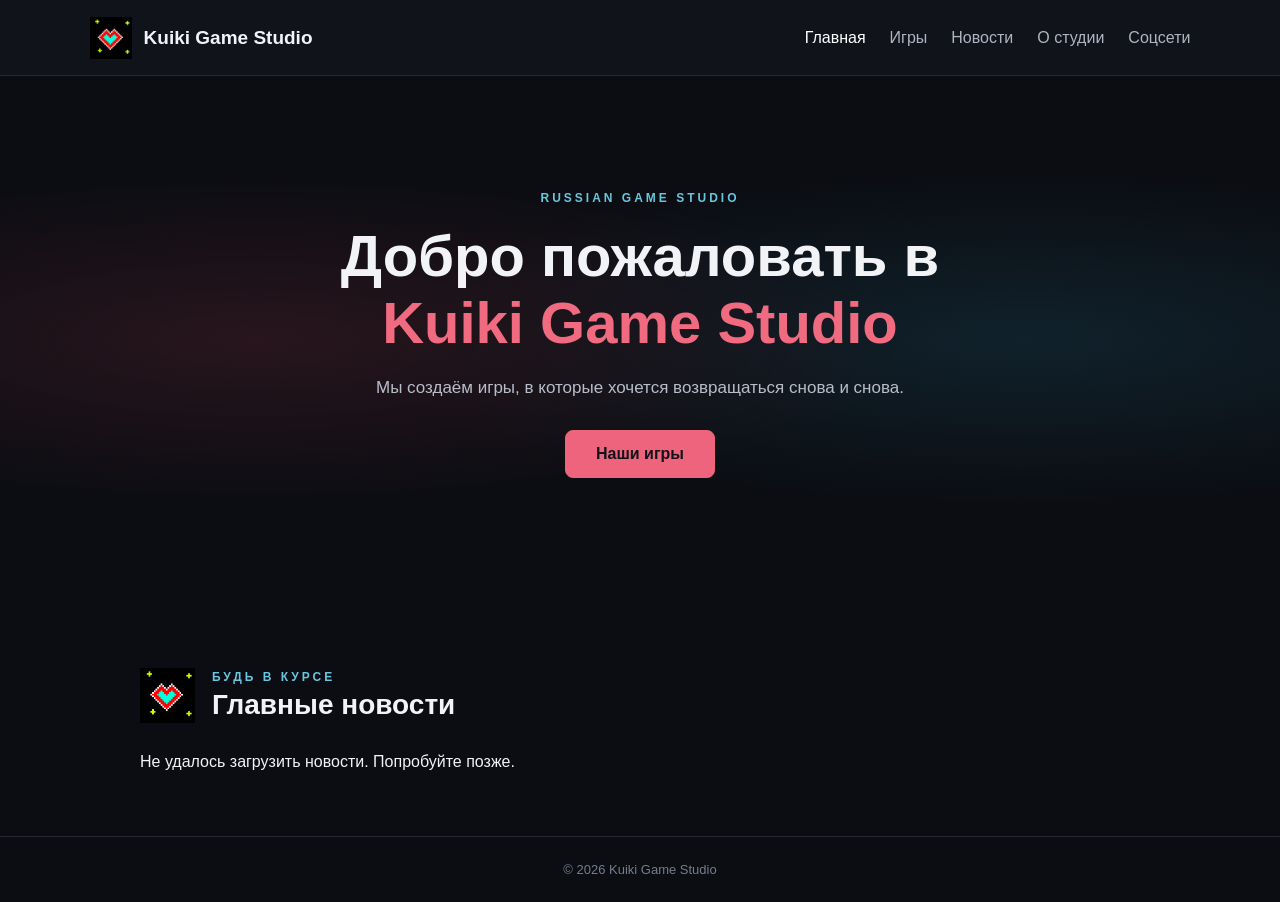
<file: index.html>
<!DOCTYPE html>
<html lang="ru">
<head>
    <meta charset="UTF-8">
    <meta name="viewport" content="width=device-width, initial-scale=1.0">

    <title>Kuiki Game Studio</title>

    <meta name="description" content="Kuiki Game Studio — независимая игровая студия. Мы создаём игры, в которые хочется возвращаться снова и снова.">

    <!-- Иконки сайта KGS -->
    <link rel="icon" type="image/png" sizes="16x16" href="images/favicon-16x16.png">
    <link rel="icon" type="image/png" sizes="32x32" href="images/favicon-32x32.png">
    <link rel="shortcut icon" href="images/favicon-32x32.png">

    <!-- Стили сайта -->
    <link rel="stylesheet" href="style.css">
</head>
<body>

<header class="header">
    <a class="brand" href="index.html">
        <img src="images/logo.png" alt="KGS Logo">
        <span>Kuiki Game Studio</span>
    </a>

    <nav>
        <a class="active" href="index.html">Главная</a>
        <a href="games.html">Игры</a>
        <a href="news.html">Новости</a>
        <a href="about.html">О студии</a>
        <a href="social.html">Соцсети</a>
    </nav>
</header>

<main>

    <!-- Главный экран -->
    <section class="hero">
        <p class="eyebrow">RUSSIAN GAME STUDIO</p>

        <h1>
            Добро пожаловать в<br>
            <span>Kuiki Game Studio</span>
        </h1>

        <p>
            Мы создаём игры, в которые хочется возвращаться снова и снова.
        </p>

        <a class="main-button" href="games.html">Наши игры</a>
    </section>

    <!-- Новости -->
    <section class="news">

        <div class="section-heading">
            <img src="images/logo.png" alt="Логотип KGS">

            <div>
                <p class="eyebrow">БУДЬ В КУРСЕ</p>
                <h2>Главные новости</h2>
            </div>
        </div>

        <div id="news-list">
            <p>Загрузка новостей...</p>
        </div>

    </section>

</main>

<footer>
    © 2026 Kuiki Game Studio
</footer>

<script>
const SUPABASE_URL = "https://ppbyuydjtfyclpyjrxvx.supabase.co";
const SUPABASE_KEY = "sb_publishable_119-LcRFKSqZb80JDPnoaQ_KV3qQDvH";

async function loadNews() {
    const newsList = document.getElementById("news-list");

    try {
        const response = await fetch(
            `${SUPABASE_URL}/rest/v1/news?select=*&published=eq.true&order=created_at.desc&limit=1`,
            {
                headers: {
                    "apikey": SUPABASE_KEY,
                    "Authorization": `Bearer ${SUPABASE_KEY}`
                }
            }
        );

        if (!response.ok) {
            throw new Error(`Ошибка загрузки: ${response.status}`);
        }

        const news = await response.json();

        newsList.replaceChildren();

        if (news.length === 0) {
            newsList.textContent = "Пока новостей нет.";
            return;
        }

        news.forEach(item => {
            const article = document.createElement("article");
            article.className = "news-card";

            if (item.image_url) {
                try {
                    const imageUrl = new URL(item.image_url);

                    if (
                        imageUrl.protocol === "https:" ||
                        imageUrl.protocol === "http:"
                    ) {
                        const img = document.createElement("img");
                        img.src = imageUrl.href;
                        img.alt = item.title || "Новость KGS";
                        article.appendChild(img);
                    }
                } catch {
                    console.warn("Некорректный URL изображения");
                }
            }

            const content = document.createElement("div");
            content.className = "news-content";

            const status = document.createElement("span");
            status.className = "status";
            status.textContent = "Опубликовано";

            const title = document.createElement("h3");
            title.textContent = item.title || "Без заголовка";

            const description = document.createElement("p");
            description.textContent = item.body || "";
            description.style.whiteSpace = "pre-wrap";

            content.append(status, title, description);
            article.appendChild(content);

            newsList.appendChild(article);
        });

    } catch (error) {
        console.error("Ошибка загрузки новостей:", error);
        newsList.textContent =
            "Не удалось загрузить новости. Попробуйте позже.";
    }
}

loadNews();
</script>

</body>
</html>
</file>
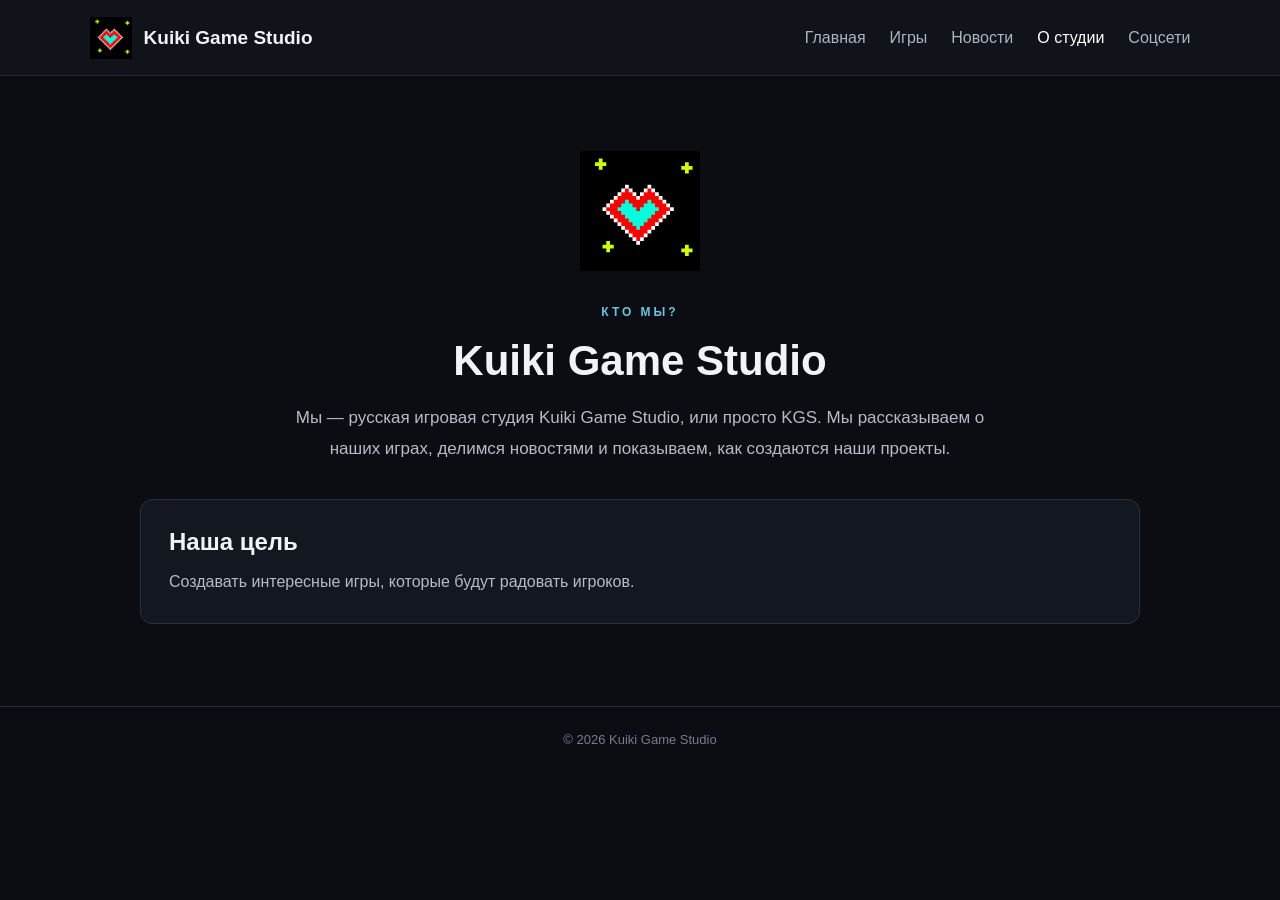
<file: about.html>
<!DOCTYPE html>
<html lang="ru">
<head>
    <meta charset="UTF-8">
    <meta name="viewport" content="width=device-width, initial-scale=1.0">

    <title>О студии — Kuiki Game Studio</title>

    <meta name="description" content="Узнайте больше о Kuiki Game Studio — русской игровой студии и её проектах.">

    <!-- Иконки сайта KGS -->
    <link rel="icon" type="image/png" sizes="16x16" href="images/favicon-16x16.png">
    <link rel="icon" type="image/png" sizes="32x32" href="images/favicon-32x32.png">
    <link rel="shortcut icon" href="images/favicon-32x32.png">

    <!-- Стили сайта -->
    <link rel="stylesheet" href="style.css">
</head>
<body>

<header class="header">
    <a class="brand" href="index.html">
        <img src="images/logo.png" alt="KGS Logo">
        <span>Kuiki Game Studio</span>
    </a>

    <nav>
        <a href="index.html">Главная</a>
        <a href="games.html">Игры</a>
        <a href="news.html">Новости</a>
        <a class="active" href="about.html">О студии</a>
        <a href="social.html">Соцсети</a>
    </nav>
</header>

<main class="page about-page">
    <img class="about-logo" src="images/logo.png" alt="Логотип Kuiki Game Studio">

    <p class="eyebrow">КТО МЫ?</p>
    <h1>Kuiki Game Studio</h1>

    <p class="page-intro">
        Мы — русская игровая студия Kuiki Game Studio, или просто KGS.
        Мы рассказываем о наших играх, делимся новостями и показываем,
        как создаются наши проекты.
    </p>

    <div class="info-panel">
        <h2>Наша цель</h2>
        <p>Создавать интересные игры, которые будут радовать игроков.</p>
    </div>
</main>

<footer>© 2026 Kuiki Game Studio</footer>

</body>
</html>
</file>
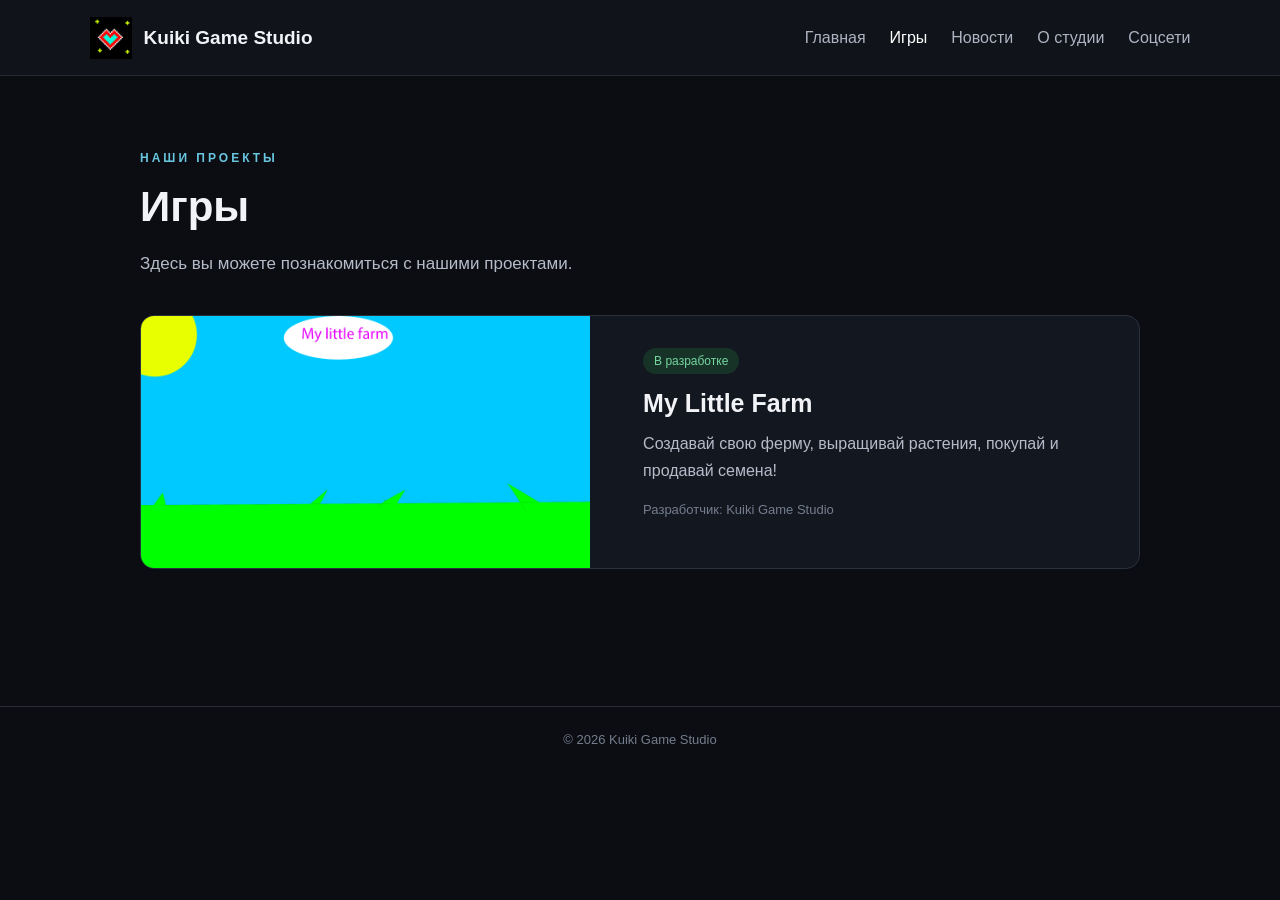
<file: games.html>
<!DOCTYPE html>
<html lang="ru">
<head>
    <meta charset="UTF-8">
    <meta name="viewport" content="width=device-width, initial-scale=1.0">

    <title>Игры — Kuiki Game Studio</title>

    <meta name="description" content="Игры Kuiki Game Studio. Познакомьтесь с нашими игровыми проектами.">

    <!-- Иконки сайта KGS -->
    <link rel="icon" type="image/png" sizes="16x16" href="images/favicon-16x16.png">
    <link rel="icon" type="image/png" sizes="32x32" href="images/favicon-32x32.png">
    <link rel="shortcut icon" href="images/favicon-32x32.png">

    <!-- Стили сайта -->
    <link rel="stylesheet" href="style.css">
</head>
<body>

<header class="header">
    <a class="brand" href="index.html">
        <img src="images/logo.png" alt="KGS Logo">
        <span>Kuiki Game Studio</span>
    </a>

    <nav>
        <a href="index.html">Главная</a>
        <a class="active" href="games.html">Игры</a>
        <a href="news.html">Новости</a>
        <a href="about.html">О студии</a>
        <a href="social.html">Соцсети</a>
    </nav>
</header>

<main class="page">
    <p class="eyebrow">НАШИ ПРОЕКТЫ</p>
    <h1>Игры</h1>
    <p class="page-intro">Здесь вы можете познакомиться с нашими проектами.</p>

    <article class="game-card">
        <img src="images/farm.jpg" alt="My Little Farm">

        <div class="game-content">
            <span class="status">В разработке</span>
            <h2>My Little Farm</h2>
            <p>Создавай свою ферму, выращивай растения, покупай и продавай семена!</p>
            <p class="muted">Разработчик: Kuiki Game Studio</p>
        </div>
    </article>
</main>

<footer>© 2026 Kuiki Game Studio</footer>

</body>
</html>
</file>
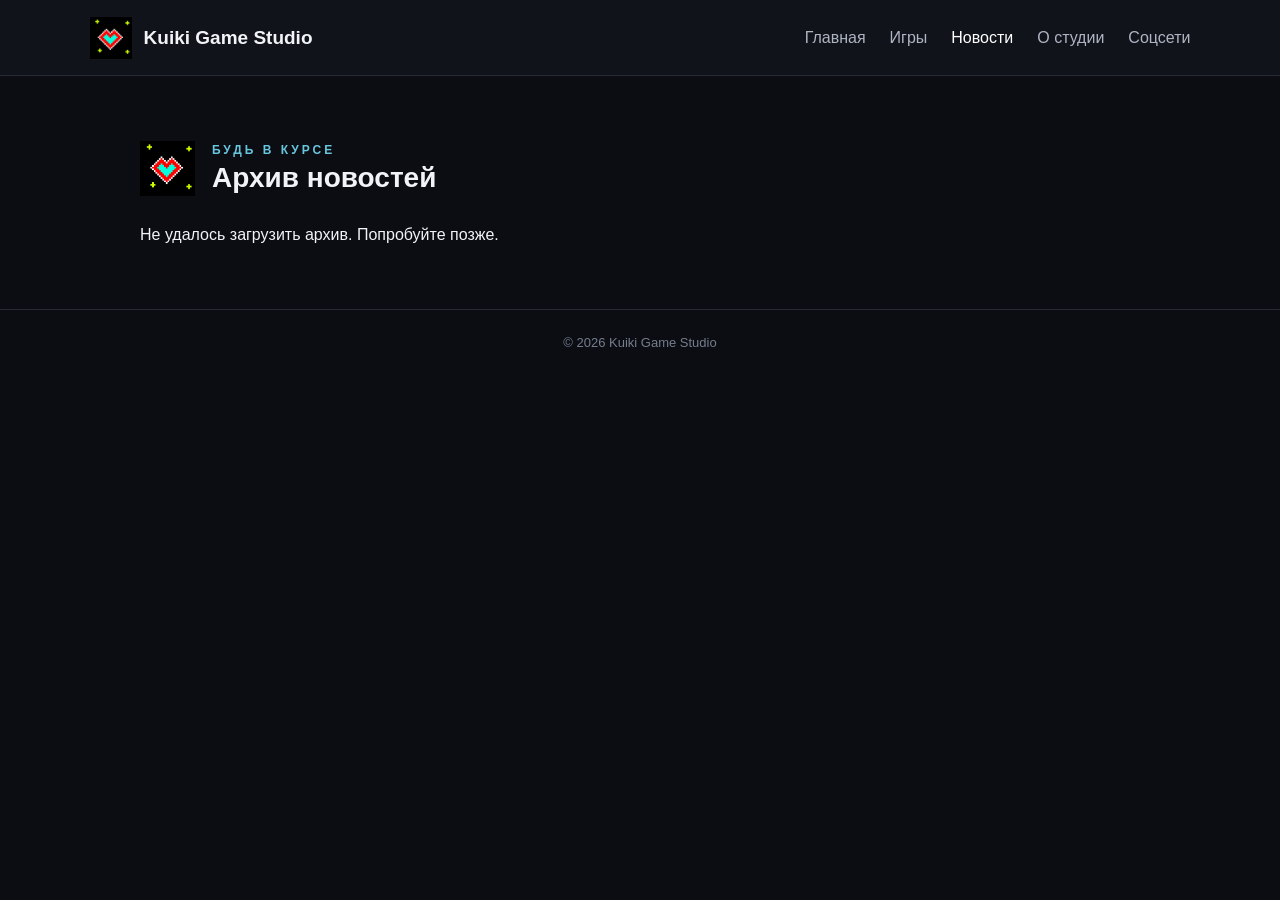
<file: news.html>
<!DOCTYPE html>
<html lang="ru">
<head>
    <meta charset="UTF-8">
    <meta name="viewport" content="width=device-width, initial-scale=1.0">

    <title>Новости — Kuiki Game Studio</title>
    <meta name="description" content="Новости и события Kuiki Game Studio.">

    <link rel="icon" type="image/png" href="images/logo.png">
    <link rel="shortcut icon" href="images/logo.png">
    <link rel="apple-touch-icon" href="images/logo.png">

    <link rel="stylesheet" href="style.css">
</head>
<body>

<header class="header">
    <a class="brand" href="index.html">
        <img src="images/logo.png" alt="KGS Logo">
        <span>Kuiki Game Studio</span>
    </a>

    <nav>
        <a href="index.html">Главная</a>
        <a href="games.html">Игры</a>
        <a class="active" href="news.html">Новости</a>
        <a href="about.html">О студии</a>
        <a href="social.html">Соцсети</a>
    </nav>
</header>

<main>

    <section class="news">

        <div class="section-heading">
            <img src="images/logo.png" alt="Логотип KGS">

            <div>
                <p class="eyebrow">БУДЬ В КУРСЕ</p>
                <h2>Архив новостей</h2>
            </div>
        </div>

        <div id="news-list">
            <p>Загрузка новостей...</p>
        </div>

    </section>

</main>

<footer>
    © 2026 Kuiki Game Studio
</footer>

<script>
const SUPABASE_URL = "https://ppbyuydjtfyclpyjrxvx.supabase.co";
const SUPABASE_KEY = "sb_publishable_119-LcRFKSqZb80JDPnoaQ_KV3qQDvH";

async function loadNews() {
    const newsList = document.getElementById("news-list");

    try {
        const response = await fetch(
            `${SUPABASE_URL}/rest/v1/news?select=*&published=eq.true&order=created_at.desc`,
            {
                headers: {
                    "apikey": SUPABASE_KEY,
                    "Authorization": `Bearer ${SUPABASE_KEY}`
                }
            }
        );

        if (!response.ok) {
            throw new Error(`Ошибка загрузки: ${response.status}`);
        }

        const news = await response.json();

        newsList.replaceChildren();

        // Последняя новость показывается на главной странице.
        // Поэтому в архиве начинаем со второй новости.
        const archive = news.slice(1);

        if (archive.length === 0) {
            newsList.textContent = "Архив пока пуст.";
            return;
        }

        archive.forEach(item => {
            const article = document.createElement("article");
            article.className = "news-card";

            const content = document.createElement("div");
            content.className = "news-content";

            const date = document.createElement("p");
            date.className = "eyebrow";

            const publishedDate = new Date(item.created_at);

            date.textContent = Number.isNaN(publishedDate.getTime())
                ? ""
                : new Intl.DateTimeFormat("ru-RU", {
                    day: "2-digit",
                    month: "2-digit",
                    timeZone: "Europe/Moscow"
                }).format(publishedDate);

            const status = document.createElement("span");
            status.className = "status";
            status.textContent = "Опубликовано";

            const title = document.createElement("h3");
            title.textContent = item.title || "Без заголовка";

            const description = document.createElement("p");
            description.style.whiteSpace = "pre-wrap";
            description.textContent = item.body || "";

            content.append(date, status, title, description);

            if (item.image_url) {
                try {
                    const imageUrl = new URL(item.image_url);

                    if (
                        imageUrl.protocol === "https:" ||
                        imageUrl.protocol === "http:"
                    ) {
                        const img = document.createElement("img");
                        img.src = imageUrl.href;
                        img.alt = item.title || "Новость KGS";
                        article.appendChild(img);
                    }
                } catch {
                    console.warn("Некорректный URL изображения");
                }
            }

            article.appendChild(content);
            newsList.appendChild(article);
        });

    } catch (error) {
        console.error("Ошибка загрузки архива:", error);

        newsList.textContent =
            "Не удалось загрузить архив. Попробуйте позже.";
    }
}

loadNews();
</script>

</body>
</html>
</file>
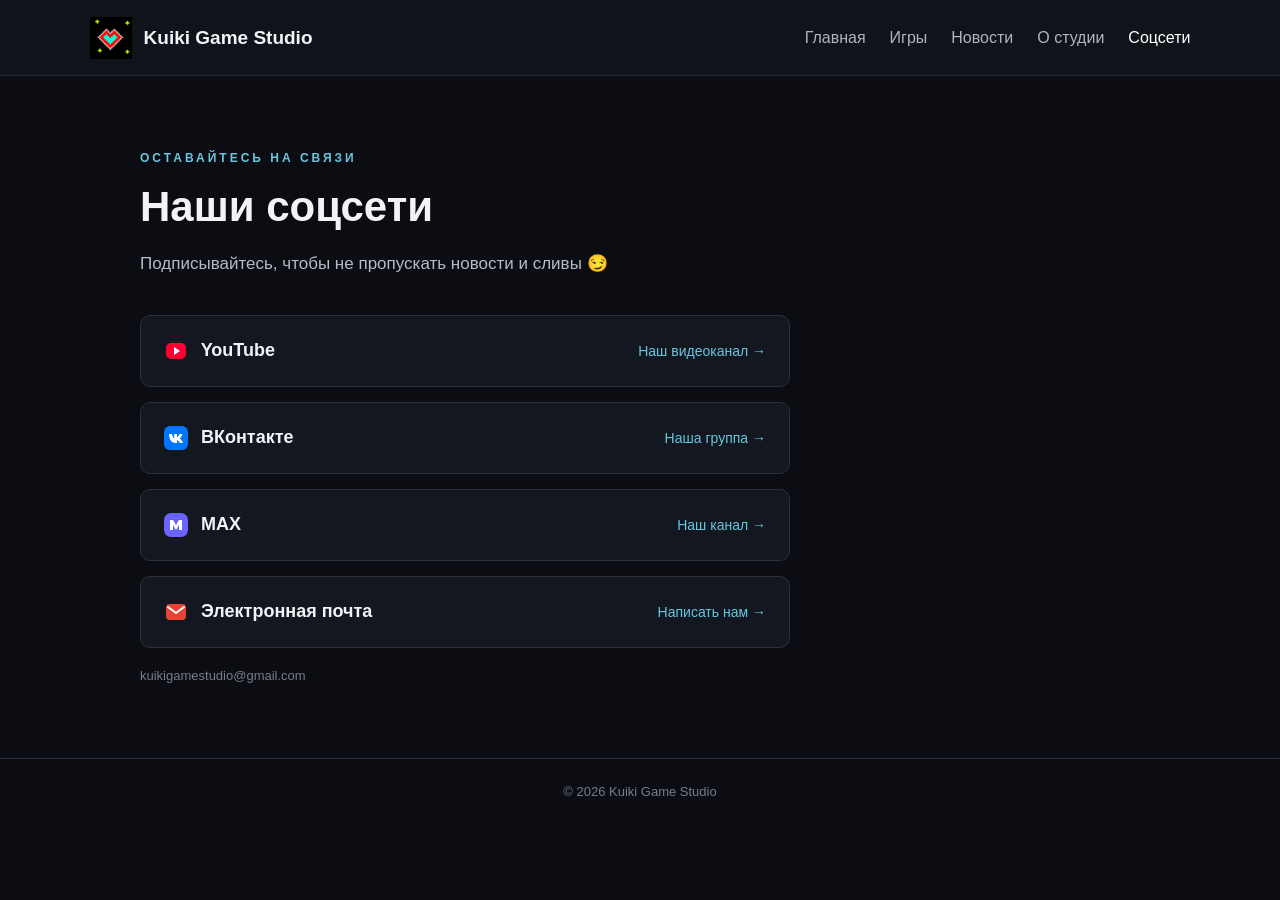
<file: social.html>
<!DOCTYPE html>
<html lang="ru">
<head>
    <meta charset="UTF-8">
    <meta name="viewport" content="width=device-width, initial-scale=1.0">

    <title>Соцсети — Kuiki Game Studio</title>

    <!-- Иконки сайта KGS -->
    <link rel="icon" type="image/png" sizes="16x16" href="images/favicon-16x16.png">
    <link rel="icon" type="image/png" sizes="32x32" href="images/favicon-32x32.png">
    <link rel="shortcut icon" href="images/favicon-32x32.png">

    <!-- Стили сайта -->
    <link rel="stylesheet" href="style.css">
</head>
<body>

<header class="header">
    <a class="brand" href="index.html">
        <img src="images/logo.png" alt="KGS Logo">
        <span>Kuiki Game Studio</span>
    </a>

    <nav>
        <a href="index.html">Главная</a>
        <a href="games.html">Игры</a>
        <a href="news.html">Новости</a>
        <a href="about.html">О студии</a>
        <a class="active" href="social.html">Соцсети</a>
    </nav>
</header>

<main class="page">
    <p class="eyebrow">ОСТАВАЙТЕСЬ НА СВЯЗИ</p>
    <h1>Наши соцсети</h1>
    <p class="page-intro">Подписывайтесь, чтобы не пропускать новости и сливы 😏</p>

    <div class="social-list">

        <!-- YouTube -->
        <a class="social-card" href="https://youtube.com/@kuikigamestudio?si=F2nNb1CYlac3Hn9m" target="_blank" rel="noopener noreferrer">
            <span>
                <svg width="24" height="24" viewBox="0 0 24 24" fill="none" xmlns="http://www.w3.org/2000/svg" style="vertical-align:middle; margin-right:8px;">
                    <rect x="2" y="4" width="20" height="16" rx="5" fill="#FF0033"/>
                    <path d="M10 8L16 12L10 16V8Z" fill="white"/>
                </svg>
                YouTube
            </span>
            <span>Наш видеоканал →</span>
        </a>

        <!-- ВКонтакте -->
        <a class="social-card" href="https://vk.ru/kuikistudio" target="_blank" rel="noopener noreferrer">
            <span>
                <svg width="24" height="24" viewBox="0 0 24 24" fill="none" xmlns="http://www.w3.org/2000/svg" style="vertical-align:middle; margin-right:8px;">
                    <rect width="24" height="24" rx="6" fill="#0077FF"/>
                    <path d="M5 8H8C8.3 10 9.3 11.8 10.2 12.5V8H13V11.2C14 11.1 15 9.5 15.5 8H18.5C18.2 9.8 16.8 11.6 15.7 12.5C16.8 13.3 18.4 15 19 17H15.8C15.2 15.7 14.2 14.5 13 14.3V17H11.5C7.8 17 5.2 13.8 5 8Z" fill="white"/>
                </svg>
                ВКонтакте
            </span>
            <span>Наша группа →</span>
        </a>

        <!-- MAX -->
        <a class="social-card" href="https://max.ru/join/kK3sLx1kLR4B0TJBmk7BmRnFyO2yEd7lxcrfJRk5jvI" target="_blank" rel="noopener noreferrer">
            <span>
                <svg width="24" height="24" viewBox="0 0 24 24" fill="none" xmlns="http://www.w3.org/2000/svg" style="vertical-align:middle; margin-right:8px;">
                    <rect width="24" height="24" rx="7" fill="#6C63FF"/>
                    <path d="M6 17V7H9L12 12L15 7H18V17H15V12L12 17L9 12V17H6Z" fill="white"/>
                </svg>
                MAX
            </span>
            <span>Наш канал →</span>
        </a>

        <!-- Электронная почта -->
        <a class="social-card" href="mailto:kuikigamestudio@gmail.com">
            <span>
                <svg width="24" height="24" viewBox="0 0 24 24" fill="none" xmlns="http://www.w3.org/2000/svg" style="vertical-align:middle; margin-right:8px;">
                    <rect x="2" y="4" width="20" height="16" rx="4" fill="#EA4335"/>
                    <path d="M4 7L12 13L20 7" stroke="white" stroke-width="2" stroke-linecap="round" stroke-linejoin="round"/>
                </svg>
                Электронная почта
            </span>
            <span>Написать нам →</span>
        </a>

    </div>

    <p class="email-address">kuikigamestudio@gmail.com</p>
</main>

<footer>© 2026 Kuiki Game Studio</footer>

</body>
</html>
</file>
<file: style.css>
* {
    margin: 0;
    padding: 0;
    box-sizing: border-box;
}

body {
    background: #0b0d12;
    color: #f2f3f7;
    font-family: Arial, sans-serif;
    min-height: 100vh;
}

a {
    color: inherit;
    text-decoration: none;
}

/* Шапка сайта */

.header {
    min-height: 76px;
    padding: 15px 7%;
    display: flex;
    justify-content: space-between;
    align-items: center;
    gap: 25px;
    border-bottom: 1px solid #252a35;
    background: #10131a;
}

.brand {
    display: flex;
    align-items: center;
    gap: 12px;
    font-weight: bold;
    font-size: 19px;
}

.brand img {
    width: 42px;
    height: 42px;
    object-fit: contain;
}

nav {
    display: flex;
    flex-wrap: wrap;
    gap: 24px;
}

nav a {
    color: #aeb4c2;
    transition: 0.2s;
}

nav a:hover,
nav a.active {
    color: #ffffff;
}

/* Главная секция */

.hero {
    text-align: center;
    padding: 115px 20px 125px;
    background:
        radial-gradient(ellipse at 20% 50%, #28151d 0%, transparent 45%),
        radial-gradient(ellipse at 80% 50%, #10212b 0%, transparent 45%);
}

.eyebrow {
    color: #68c6df;
    font-size: 12px;
    font-weight: bold;
    letter-spacing: 3px;
    margin-bottom: 18px;
}

.hero h1 {
    font-size: clamp(34px, 6vw, 58px);
    line-height: 1.15;
    margin-bottom: 22px;
}

.hero h1 span {
    color: #f06a80;
}

.hero > p:not(.eyebrow) {
    color: #b8bdc9;
    font-size: 17px;
    margin-bottom: 32px;
}

.main-button {
    display: inline-block;
    padding: 14px 30px;
    border: 1px solid #ed647c;
    border-radius: 8px;
    background: #ed647c;
    color: #11131a;
    font-weight: bold;
    transition: 0.2s;
}

.main-button:hover {
    background: transparent;
    color: #ffffff;
    box-shadow: 0 0 18px #ed647c55;
}

/* Новости */

.news {
    max-width: 1050px;
    margin: 0 auto;
    padding: 65px 25px;
}

.section-heading {
    display: flex;
    align-items: center;
    gap: 17px;
    margin-bottom: 30px;
}

.section-heading img {
    width: 55px;
    height: 55px;
    object-fit: contain;
}

.section-heading .eyebrow {
    margin-bottom: 5px;
}

.section-heading h2 {
    font-size: 28px;
}

.news-card,
.game-card {
    display: flex;
    gap: 25px;
    overflow: hidden;
    background: #131720;
    border: 1px solid #29313d;
    border-radius: 14px;
    transition: 0.25s;
}

.news-card:hover,
.game-card:hover {
    border-color: #ed647c;
    box-shadow: 0 0 22px #ed647c18;
}

.news-card > img {
    width: 42%;
    min-height: 230px;
    object-fit: cover;
}

.news-content,
.game-content {
    padding: 28px;
    align-self: center;
}

.status {
    display: inline-block;
    color: #75d6a0;
    background: #173327;
    padding: 6px 11px;
    border-radius: 20px;
    font-size: 12px;
    margin-bottom: 15px;
}

.news-content h3,
.game-content h2 {
    font-size: 25px;
    margin-bottom: 12px;
}

.news-content p,
.game-content p {
    color: #b5bbc8;
    line-height: 1.7;
    margin-bottom: 15px;
}

.news-content a {
    color: #68c6df;
    font-weight: bold;
}

/* Внутренние страницы */

.page {
    max-width: 1050px;
    min-height: 70vh;
    margin: 0 auto;
    padding: 75px 25px;
}

.page h1 {
    font-size: 42px;
    margin-bottom: 18px;
}

.page-intro {
    max-width: 700px;
    color: #b5bbc8;
    font-size: 17px;
    line-height: 1.8;
    margin-bottom: 35px;
}

.game-card {
    margin-top: 35px;
}

.game-card > img {
    width: 45%;
    min-height: 250px;
    object-fit: cover;
}

.muted {
    color: #747e8e !important;
    font-size: 13px;
}

.about-page {
    text-align: center;
}

.about-logo {
    width: 120px;
    height: 120px;
    object-fit: contain;
    margin-bottom: 30px;
}

.about-page .page-intro {
    margin: 0 auto 35px;
}

.info-panel {
    text-align: left;
    padding: 28px;
    border: 1px solid #29313d;
    border-radius: 12px;
    background: #131720;
}

.info-panel h2 {
    margin-bottom: 12px;
}

.info-panel p {
    color: #b5bbc8;
    line-height: 1.7;
}

/* Социальные сети */

.social-list {
    display: grid;
    gap: 15px;
    max-width: 650px;
}

.social-card {
    display: flex;
    justify-content: space-between;
    align-items: center;
    gap: 15px;
    padding: 23px;
    background: #131720;
    border: 1px solid #29313d;
    border-radius: 10px;
    transition: 0.2s;
}

.social-card span:first-child {
    font-size: 18px;
    font-weight: bold;
}

.social-card span:last-child {
    color: #68c6df;
    font-size: 14px;
}

.social-card:hover {
    border-color: #68c6df;
    box-shadow: 0 0 18px #68c6df20;
    transform: translateY(-2px);
}

.email-address {
    color: #747e8e;
    font-size: 13px;
    margin-top: 20px;
}

/* Подвал */

footer {
    text-align: center;
    padding: 25px;
    color: #747e8e;
    border-top: 1px solid #252a35;
    font-size: 13px;
}

/* Адаптация для телефонов */

@media (max-width: 700px) {
    .header {
        flex-direction: column;
        padding: 18px;
    }

    nav {
        justify-content: center;
        gap: 15px;
    }

    .hero {
        padding: 80px 18px;
    }

    .news-card,
    .game-card {
        flex-direction: column;
    }

    .news-card > img,
    .game-card > img {
        width: 100%;
        min-height: 190px;
        max-height: 260px;
    }

    .page h1 {
        font-size: 34px;
    }

    .social-card {
        align-items: flex-start;
        flex-direction: column;
    }
}
</file>
